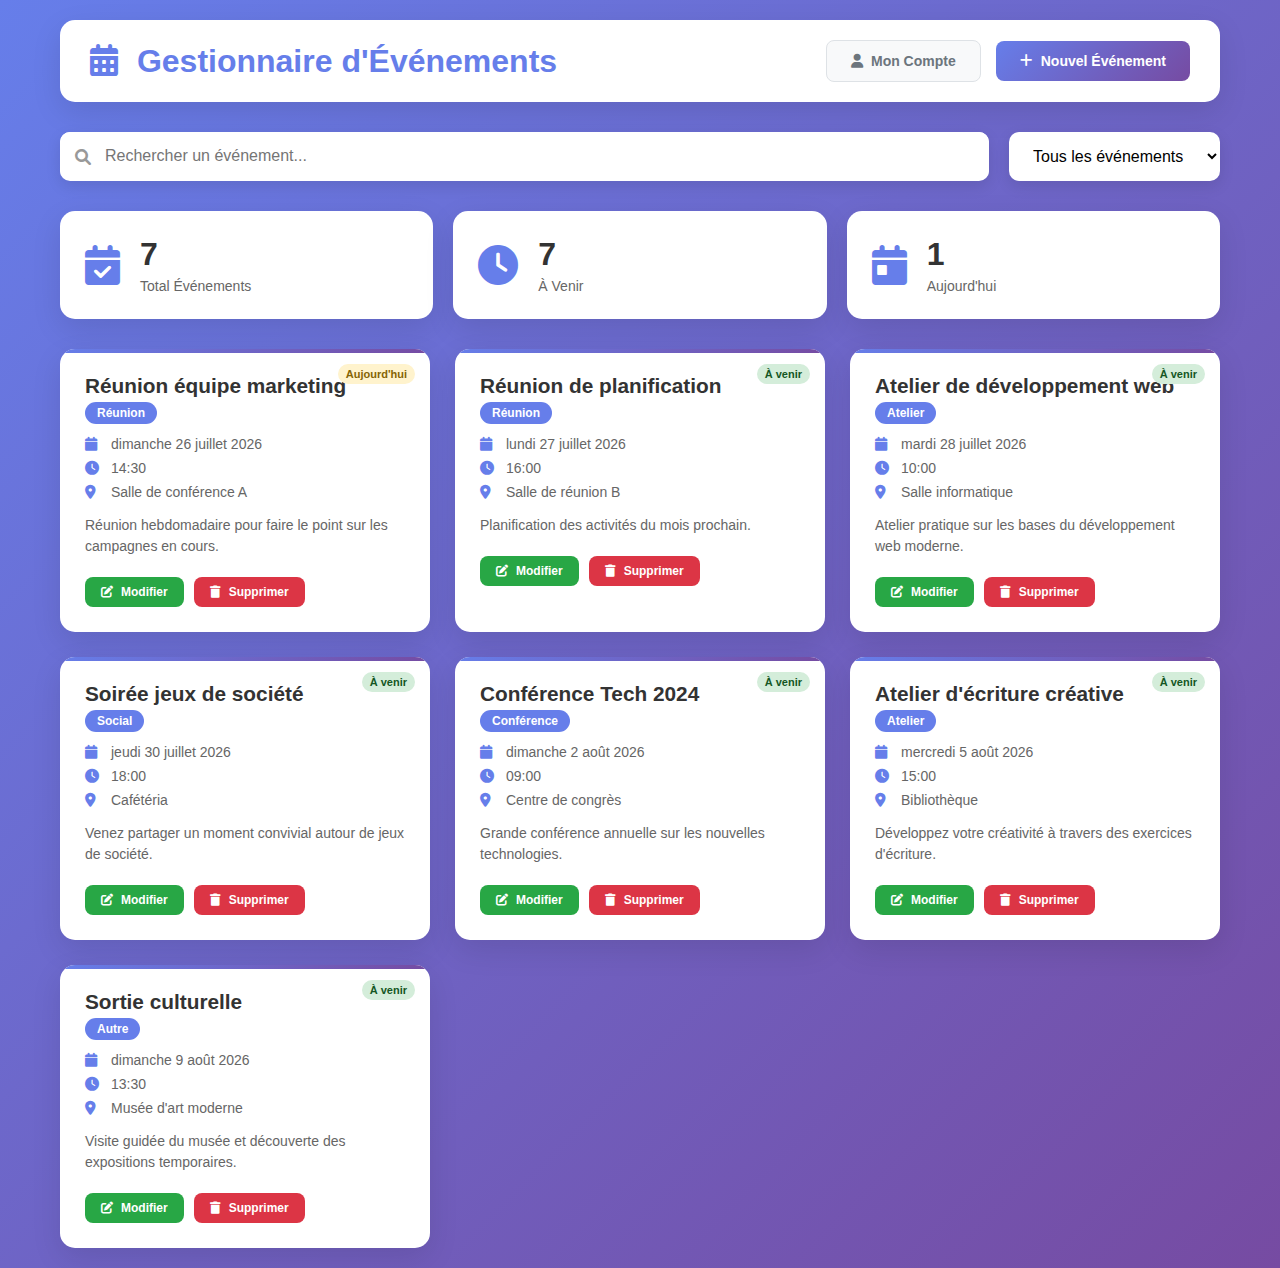
<file: index.html>
<!DOCTYPE html>
<html lang="fr">
<head>
    <meta charset="UTF-8">
    <meta name="viewport" content="width=device-width, initial-scale=1.0">
    <title>Système de Gestion d'Événements</title>
    <link rel="stylesheet" href="/assets/css/styles.css">
    <link href="https://cdnjs.cloudflare.com/ajax/libs/font-awesome/6.0.0/css/all.min.css" rel="stylesheet">
</head>
<body>
    <div class="container">
        <header class="header">
            <h1><i class="fas fa-calendar-alt"></i> Gestionnaire d'Événements</h1>
            <div class="header-actions">
                <button class="btn btn-secondary" id="accountBtn">
                    <i class="fas fa-user"></i> Mon Compte
                </button>
                <button class="btn btn-primary" id="addEventBtn">
                    <i class="fas fa-plus"></i> Nouvel Événement
                </button>
            </div>
        </header>

        <div class="search-filter-section">
            <div class="search-box">
                <i class="fas fa-search"></i>
                <input type="text" id="searchInput" placeholder="Rechercher un événement...">
            </div>
            <div class="filter-box">
                <select id="filterSelect">
                    <option value="all">Tous les événements</option>
                    <option value="upcoming">À venir</option>
                    <option value="past">Passés</option>
                    <option value="today">Aujourd'hui</option>
                </select>
            </div>
        </div>

        <div class="stats-section">
            <div class="stat-card">
                <i class="fas fa-calendar-check"></i>
                <div>
                    <h3 id="totalEvents">0</h3>
                    <p>Total Événements</p>
                </div>
            </div>
            <div class="stat-card">
                <i class="fas fa-clock"></i>
                <div>
                    <h3 id="upcomingEvents">0</h3>
                    <p>À Venir</p>
                </div>
            </div>
            <div class="stat-card">
                <i class="fas fa-calendar-day"></i>
                <div>
                    <h3 id="todayEvents">0</h3>
                    <p>Aujourd'hui</p>
                </div>
            </div>
        </div>

        <div class="events-section">
            <div id="eventsContainer" class="events-grid">
                <!-- Les événements seront affichés ici -->
            </div>
            <div id="noEvents" class="no-events" style="display: none;">
                <i class="fas fa-calendar-times"></i>
                <h3>Aucun événement trouvé</h3>
                <p>Créez votre premier événement pour commencer</p>
            </div>
        </div>
    </div>

    <!-- Modal de gestion de compte -->
    <div id="accountModal" class="modal">
        <div class="modal-content account-modal">
            <div class="modal-header">
                <h2>Gestion du Compte</h2>
                <span class="close">&times;</span>
            </div>
            <div class="account-tabs">
                <button class="tab-button active" data-tab="profile">
                    <i class="fas fa-user"></i> Profil
                </button>
                <button class="tab-button" data-tab="preferences">
                    <i class="fas fa-cog"></i> Préférences
                </button>
                <button class="tab-button" data-tab="data">
                    <i class="fas fa-database"></i> Données
                </button>
            </div>
            
            <!-- Onglet Profil -->
            <div class="tab-content active" id="profile-tab">
                <form id="profileForm">
                    <div class="form-group">
                        <label for="userName">Nom d'utilisateur</label>
                        <input type="text" id="userName" placeholder="Votre nom">
                    </div>
                    <div class="form-group">
                        <label for="userEmail">Email</label>
                        <input type="email" id="userEmail" placeholder="votre.email@exemple.com">
                    </div>
                    <div class="form-group">
                        <label for="userOrganization">Organisation</label>
                        <input type="text" id="userOrganization" placeholder="Votre organisation">
                    </div>
                    <div class="form-group">
                        <label for="userRole">Rôle</label>
                        <select id="userRole">
                            <option value="user">Utilisateur</option>
                            <option value="manager">Gestionnaire</option>
                            <option value="admin">Administrateur</option>
                        </select>
                    </div>
                </form>
            </div>

            <!-- Onglet Préférences -->
            <div class="tab-content" id="preferences-tab">
                <form id="preferencesForm">
                    <div class="form-group">
                        <label for="defaultView">Vue par défaut</label>
                        <select id="defaultView">
                            <option value="all">Tous les événements</option>
                            <option value="upcoming">Événements à venir</option>
                            <option value="today">Événements d'aujourd'hui</option>
                        </select>
                    </div>
                    <div class="form-group">
                        <label for="eventsPerPage">Événements par page</label>
                        <select id="eventsPerPage">
                            <option value="10">10</option>
                            <option value="20">20</option>
                            <option value="50">50</option>
                            <option value="100">Tous</option>
                        </select>
                    </div>
                    <div class="form-group">
                        <label for="dateFormat">Format de date</label>
                        <select id="dateFormat">
                            <option value="fr-FR">Français (jj/mm/aaaa)</option>
                            <option value="en-US">Anglais (mm/jj/aaaa)</option>
                            <option value="en-GB">Anglais UK (jj/mm/aaaa)</option>
                        </select>
                    </div>
                    <div class="form-group">
                        <label for="timeFormat">Format d'heure</label>
                        <select id="timeFormat">
                            <option value="24h">24 heures</option>
                            <option value="12h">12 heures (AM/PM)</option>
                        </select>
                    </div>
                    <div class="form-group checkbox-group">
                        <label>
                            <input type="checkbox" id="enableNotifications">
                            <span class="checkbox-custom"></span>
                            Activer les notifications
                        </label>
                    </div>
                    <div class="form-group checkbox-group">
                        <label>
                            <input type="checkbox" id="autoSave">
                            <span class="checkbox-custom"></span>
                            Sauvegarde automatique
                        </label>
                    </div>
                    <div class="form-group">
                        <label for="theme">Thème</label>
                        <select id="theme">
                            <option value="default">Par défaut</option>
                            <option value="dark">Sombre</option>
                            <option value="light">Clair</option>
                        </select>
                    </div>
                </form>
            </div>

            <!-- Onglet Données -->
            <div class="tab-content" id="data-tab">
                <div class="data-section">
                    <h3><i class="fas fa-download"></i> Exporter les données</h3>
                    <p>Téléchargez vos événements au format JSON ou CSV.</p>
                    <div class="button-group">
                        <button class="btn btn-primary" id="exportJsonBtn">
                            <i class="fas fa-file-code"></i> Exporter JSON
                        </button>
                        <button class="btn btn-primary" id="exportCsvBtn">
                            <i class="fas fa-file-csv"></i> Exporter CSV
                        </button>
                    </div>
                </div>
                
                <div class="data-section">
                    <h3><i class="fas fa-upload"></i> Importer les données</h3>
                    <p>Importez vos événements depuis un fichier JSON.</p>
                    <div class="file-upload">
                        <input type="file" id="importFile" accept=".json" style="display: none;">
                        <button class="btn btn-secondary" id="importBtn">
                            <i class="fas fa-file-upload"></i> Choisir un fichier
                        </button>
                        <span id="fileName"></span>
                    </div>
                    <button class="btn btn-primary" id="processImportBtn" style="display: none;">
                        <i class="fas fa-upload"></i> Importer
                    </button>
                </div>

                <div class="data-section danger-zone">
                    <h3><i class="fas fa-exclamation-triangle"></i> Zone de danger</h3>
                    <p>Ces actions sont irréversibles. Procédez avec prudence.</p>
                    <div class="button-group">
                        <button class="btn btn-warning" id="clearDataBtn">
                            <i class="fas fa-trash-alt"></i> Effacer toutes les données
                        </button>
                        <button class="btn btn-danger" id="resetAppBtn">
                            <i class="fas fa-redo"></i> Réinitialiser l'application
                        </button>
                    </div>
                </div>
            </div>

            <div class="form-actions">
                <button type="button" class="btn btn-secondary" id="cancelAccountBtn">Annuler</button>
                <button type="button" class="btn btn-primary" id="saveAccountBtn">Enregistrer</button>
            </div>
        </div>
    </div>

    <!-- Modal pour ajouter/modifier un événement -->
    <div id="eventModal" class="modal">
        <div class="modal-content">
            <div class="modal-header">
                <h2 id="modalTitle">Nouvel Événement</h2>
                <span class="close">&times;</span>
            </div>
            <form id="eventForm">
                <div class="form-group">
                    <label for="eventTitle">Titre de l'événement *</label>
                    <input type="text" id="eventTitle" required>
                </div>
                <div class="form-group">
                    <label for="eventDate">Date *</label>
                    <input type="date" id="eventDate" required>
                </div>
                <div class="form-group">
                    <label for="eventTime">Heure *</label>
                    <input type="time" id="eventTime" required>
                </div>
                <div class="form-group">
                    <label for="eventLocation">Lieu</label>
                    <input type="text" id="eventLocation" placeholder="Lieu de l'événement">
                </div>
                <div class="form-group">
                    <label for="eventCategory">Catégorie</label>
                    <select id="eventCategory">
                        <option value="meeting">Réunion</option>
                        <option value="conference">Conférence</option>
                        <option value="workshop">Atelier</option>
                        <option value="social">Social</option>
                        <option value="other">Autre</option>
                    </select>
                </div>
                <div class="form-group">
                    <label for="eventDescription">Description</label>
                    <textarea id="eventDescription" rows="4" placeholder="Description de l'événement"></textarea>
                </div>
                <div class="form-actions">
                    <button type="button" class="btn btn-secondary" id="cancelBtn">Annuler</button>
                    <button type="submit" class="btn btn-primary" id="saveBtn">Enregistrer</button>
                </div>
            </form>
        </div>
    </div>

    <!-- Modal de confirmation de suppression -->
    <div id="deleteModal" class="modal">
        <div class="modal-content">
            <div class="modal-header">
                <h2>Confirmer la suppression</h2>
                <span class="close">&times;</span>
            </div>
            <div class="modal-body">
                <p>Êtes-vous sûr de vouloir supprimer cet événement ?</p>
                <p><strong id="deleteEventTitle"></strong></p>
            </div>
            <div class="form-actions">
                <button type="button" class="btn btn-secondary" id="cancelDeleteBtn">Annuler</button>
                <button type="button" class="btn btn-danger" id="confirmDeleteBtn">Supprimer</button>
            </div>
        </div>
    </div>

    <script src="/assets/js/script.js"></script>
</body>
</html>
</file>
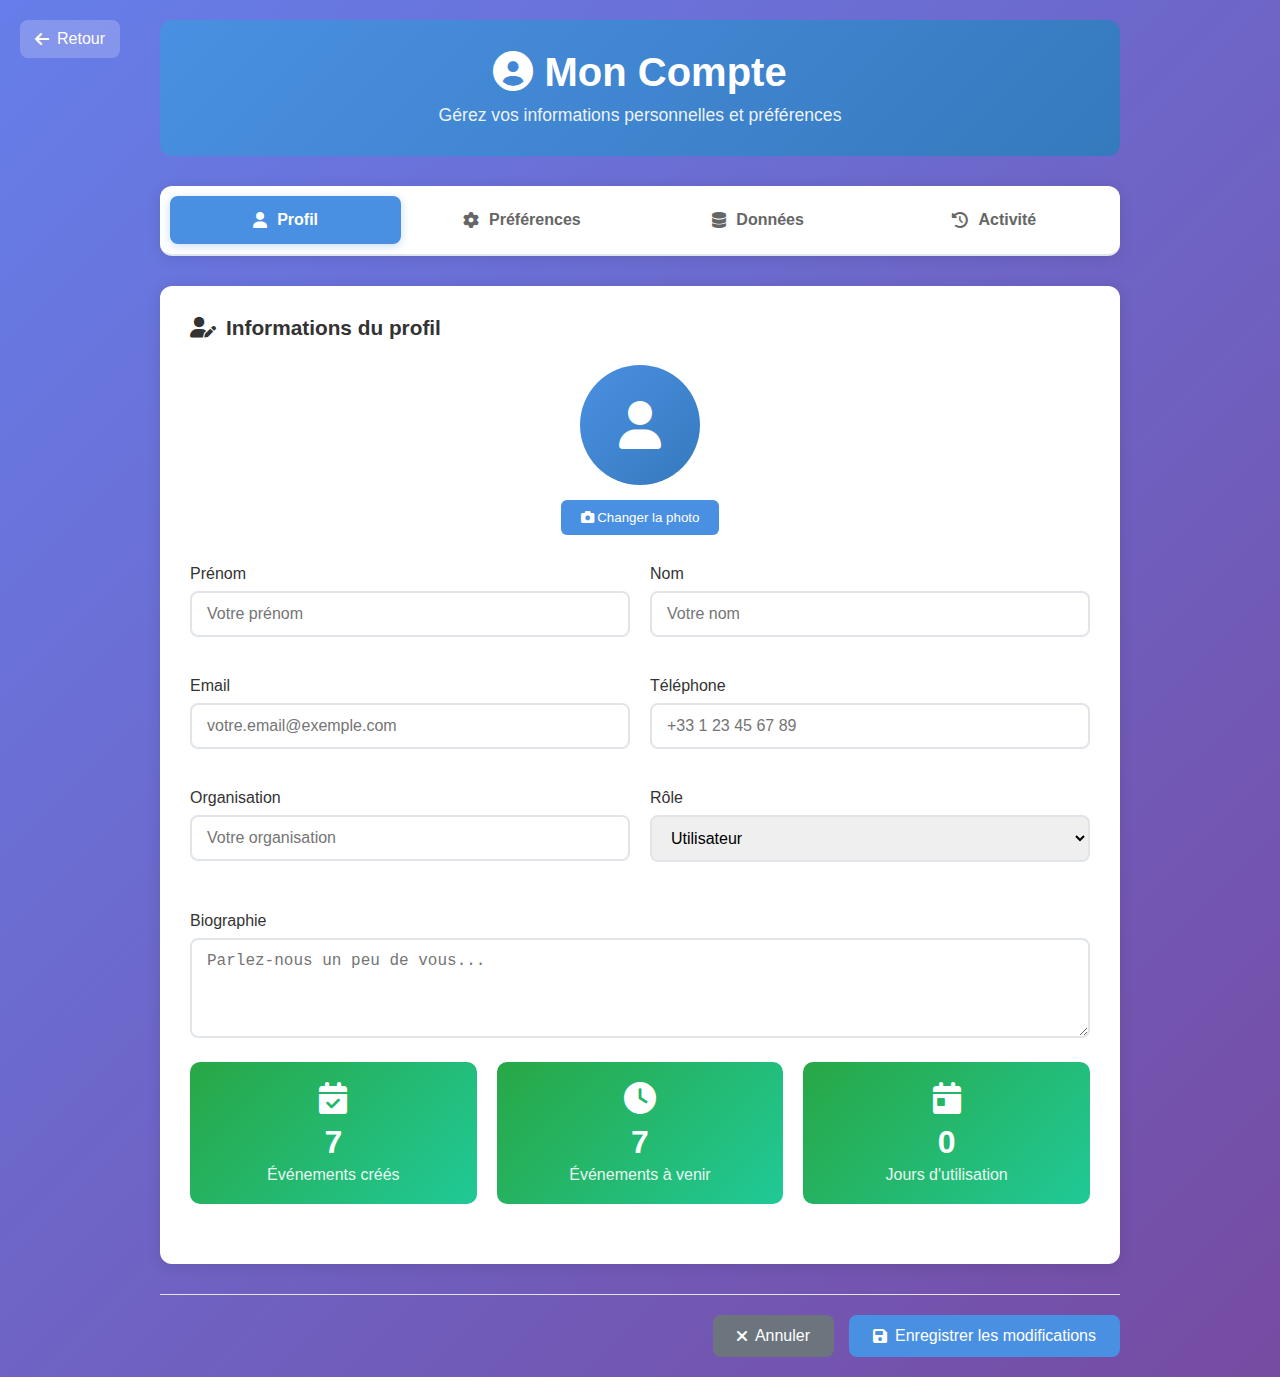
<file: account.html>
<!DOCTYPE html>
<html lang="fr">
<head>
    <meta charset="UTF-8">
    <meta name="viewport" content="width=device-width, initial-scale=1.0">
    <title>Mon Compte - Système de Gestion d'Événements</title>
    <link rel="stylesheet" href="/assets/css/styles.css">
    <link href="https://cdnjs.cloudflare.com/ajax/libs/font-awesome/6.0.0/css/all.min.css" rel="stylesheet">
    <style>
        .account-container {
            max-width: 1000px;
            margin: 0 auto;
            padding: 20px;
        }
        
        .account-header {
            background: linear-gradient(135deg, #4a90e2, #357abd);
            color: white;
            padding: 30px;
            border-radius: 12px;
            margin-bottom: 30px;
            text-align: center;
        }
        
        .account-header h1 {
            margin: 0 0 10px 0;
            font-size: 2.5rem;
        }
        
        .account-header p {
            margin: 0;
            opacity: 0.9;
            font-size: 1.1rem;
        }
        
        .back-button {
            position: absolute;
            top: 20px;
            left: 20px;
            background: rgba(255, 255, 255, 0.2);
            color: white;
            border: none;
            padding: 10px 15px;
            border-radius: 8px;
            cursor: pointer;
            text-decoration: none;
            display: flex;
            align-items: center;
            gap: 8px;
            transition: all 0.3s ease;
        }
        
        .back-button:hover {
            background: rgba(255, 255, 255, 0.3);
            transform: translateX(-5px);
        }
        
        .account-tabs {
            display: flex;
            background: white;
            border-radius: 12px;
            padding: 10px;
            box-shadow: 0 2px 15px rgba(0,0,0,0.1);
            margin-bottom: 30px;
        }
        
        .tab-button {
            flex: 1;
            padding: 15px 20px;
            border: none;
            background: transparent;
            border-radius: 8px;
            cursor: pointer;
            display: flex;
            align-items: center;
            justify-content: center;
            gap: 10px;
            font-size: 1rem;
            color: #666;
            transition: all 0.3s ease;
        }
        
        .tab-button.active {
            background: #4a90e2;
            color: white;
            box-shadow: 0 2px 10px rgba(74, 144, 226, 0.3);
        }
        
        .tab-button:hover:not(.active) {
            background: #f8f9fa;
            color: #4a90e2;
        }
        
        .tab-content {
            display: none;
            background: white;
            padding: 30px;
            border-radius: 12px;
            box-shadow: 0 2px 15px rgba(0,0,0,0.1);
            margin-bottom: 20px;
        }
        
        .tab-content.active {
            display: block;
            animation: fadeIn 0.3s ease;
        }
        
        @keyframes fadeIn {
            from { opacity: 0; transform: translateY(10px); }
            to { opacity: 1; transform: translateY(0); }
        }
        
        .section-title {
            display: flex;
            align-items: center;
            gap: 10px;
            margin-bottom: 25px;
            color: #333;
            font-size: 1.3rem;
            font-weight: 600;
        }
        
        .form-grid {
            display: grid;
            grid-template-columns: repeat(auto-fit, minmax(300px, 1fr));
            gap: 20px;
            margin-bottom: 30px;
        }
        
        .form-group {
            margin-bottom: 20px;
        }
        
        .form-group label {
            display: block;
            margin-bottom: 8px;
            font-weight: 500;
            color: #333;
        }
        
        .form-group input,
        .form-group select,
        .form-group textarea {
            width: 100%;
            padding: 12px 15px;
            border: 2px solid #e1e5e9;
            border-radius: 8px;
            font-size: 1rem;
            transition: all 0.3s ease;
            box-sizing: border-box;
        }
        
        .form-group input:focus,
        .form-group select:focus,
        .form-group textarea:focus {
            outline: none;
            border-color: #4a90e2;
            box-shadow: 0 0 0 3px rgba(74, 144, 226, 0.1);
        }
        
        .profile-picture {
            text-align: center;
            margin-bottom: 30px;
        }
        
        .profile-avatar {
            width: 120px;
            height: 120px;
            border-radius: 50%;
            background: linear-gradient(135deg, #4a90e2, #357abd);
            display: flex;
            align-items: center;
            justify-content: center;
            margin: 0 auto 15px;
            font-size: 3rem;
            color: white;
            position: relative;
            overflow: hidden;
        }
        
        .profile-avatar img {
            width: 100%;
            height: 100%;
            object-fit: cover;
        }
        
        .change-avatar-btn {
            background: #4a90e2;
            color: white;
            border: none;
            padding: 10px 20px;
            border-radius: 6px;
            cursor: pointer;
            transition: all 0.3s ease;
        }
        
        .change-avatar-btn:hover {
            background: #357abd;
        }
        
        .preferences-section {
            background: #f8f9fa;
            padding: 25px;
            border-radius: 10px;
            margin-bottom: 20px;
        }
        
        .checkbox-group {
            display: flex;
            align-items: center;
            gap: 12px;
            margin-bottom: 15px;
        }
        
        .checkbox-group input[type="checkbox"] {
            width: auto;
            margin: 0;
        }
        
        .data-section {
            background: #f8f9fa;
            padding: 25px;
            border-radius: 10px;
            margin-bottom: 20px;
        }
        
        .data-section h3 {
            margin-bottom: 15px;
            color: #333;
            display: flex;
            align-items: center;
            gap: 10px;
        }
        
        .data-section p {
            color: #666;
            margin-bottom: 20px;
        }
        
        .button-group {
            display: flex;
            gap: 15px;
            flex-wrap: wrap;
        }
        
        .danger-zone {
            border: 2px solid #dc3545;
            background: #fff5f5;
        }
        
        .danger-zone h3 {
            color: #dc3545;
        }
        
        .file-upload {
            display: flex;
            align-items: center;
            gap: 15px;
            margin-bottom: 15px;
        }
        
        .stats-overview {
            display: grid;
            grid-template-columns: repeat(auto-fit, minmax(200px, 1fr));
            gap: 20px;
            margin-bottom: 30px;
        }
        
        .stat-card-account {
            background: linear-gradient(135deg, #28a745, #20c997);
            color: white;
            padding: 20px;
            border-radius: 10px;
            text-align: center;
        }
        
        .stat-card-account i {
            font-size: 2rem;
            margin-bottom: 10px;
        }
        
        .stat-card-account h3 {
            margin: 0 0 5px 0;
            font-size: 2rem;
        }
        
        .stat-card-account p {
            margin: 0;
            opacity: 0.9;
        }
        
        .btn {
            padding: 12px 24px;
            border: none;
            border-radius: 8px;
            cursor: pointer;
            font-size: 1rem;
            font-weight: 500;
            text-decoration: none;
            display: inline-flex;
            align-items: center;
            gap: 8px;
            transition: all 0.3s ease;
        }
        
        .btn-primary {
            background: #4a90e2;
            color: white;
        }
        
        .btn-primary:hover {
            background: #357abd;
            transform: translateY(-2px);
        }
        
        .btn-secondary {
            background: #6c757d;
            color: white;
        }
        
        .btn-secondary:hover {
            background: #545b62;
        }
        
        .btn-warning {
            background: #ffc107;
            color: #212529;
        }
        
        .btn-warning:hover {
            background: #e0a800;
        }
        
        .btn-danger {
            background: #dc3545;
            color: white;
        }
        
        .btn-danger:hover {
            background: #c82333;
        }
        
        .form-actions {
            display: flex;
            gap: 15px;
            justify-content: flex-end;
            margin-top: 30px;
            padding-top: 20px;
            border-top: 1px solid #e1e5e9;
        }
        
        .activity-log {
            max-height: 300px;
            overflow-y: auto;
            border: 1px solid #e1e5e9;
            border-radius: 8px;
            padding: 15px;
        }
        
        .activity-item {
            display: flex;
            align-items: center;
            gap: 15px;
            padding: 10px 0;
            border-bottom: 1px solid #f8f9fa;
        }
        
        .activity-item:last-child {
            border-bottom: none;
        }
        
        .activity-icon {
            width: 40px;
            height: 40px;
            border-radius: 50%;
            background: #e3f2fd;
            display: flex;
            align-items: center;
            justify-content: center;
            color: #1976d2;
        }
        
        .activity-content {
            flex: 1;
        }
        
        .activity-title {
            font-weight: 500;
            margin-bottom: 5px;
        }
        
        .activity-time {
            color: #666;
            font-size: 0.9rem;
        }
        
        @media (max-width: 768px) {
            .account-container {
                padding: 10px;
            }
            
            .account-tabs {
                flex-direction: column;
                gap: 5px;
            }
            
            .tab-content {
                padding: 20px;
            }
            
            .form-grid {
                grid-template-columns: 1fr;
            }
            
            .button-group {
                flex-direction: column;
            }
            
            .form-actions {
                flex-direction: column;
            }
        }
    </style>
</head>
<body>
    <div class="account-container">
        <div class="account-header">
            <a href="index.html" class="back-button">
                <i class="fas fa-arrow-left"></i>
                Retour
            </a>
            <h1><i class="fas fa-user-circle"></i> Mon Compte</h1>
            <p>Gérez vos informations personnelles et préférences</p>
        </div>

        <div class="account-tabs">
            <button class="tab-button active" data-tab="profile">
                <i class="fas fa-user"></i> Profil
            </button>
            <button class="tab-button" data-tab="preferences">
                <i class="fas fa-cog"></i> Préférences
            </button>
            <button class="tab-button" data-tab="data">
                <i class="fas fa-database"></i> Données
            </button>
            <button class="tab-button" data-tab="activity">
                <i class="fas fa-history"></i> Activité
            </button>
        </div>

        <!-- Onglet Profil -->
        <div class="tab-content active" id="profile-tab">
            <h2 class="section-title">
                <i class="fas fa-user-edit"></i>
                Informations du profil
            </h2>
            
            <div class="profile-picture">
                <div class="profile-avatar" id="profileAvatar">
                    <i class="fas fa-user"></i>
                </div>
                <button class="change-avatar-btn" id="changeAvatarBtn">
                    <i class="fas fa-camera"></i> Changer la photo
                </button>
                <input type="file" id="avatarInput" accept="image/*" style="display: none;">
            </div>

            <form id="profileForm">
                <div class="form-grid">
                    <div class="form-group">
                        <label for="firstName">Prénom</label>
                        <input type="text" id="firstName" placeholder="Votre prénom">
                    </div>
                    <div class="form-group">
                        <label for="lastName">Nom</label>
                        <input type="text" id="lastName" placeholder="Votre nom">
                    </div>
                    <div class="form-group">
                        <label for="userEmail">Email</label>
                        <input type="email" id="userEmail" placeholder="votre.email@exemple.com">
                    </div>
                    <div class="form-group">
                        <label for="phone">Téléphone</label>
                        <input type="tel" id="phone" placeholder="+33 1 23 45 67 89">
                    </div>
                    <div class="form-group">
                        <label for="userOrganization">Organisation</label>
                        <input type="text" id="userOrganization" placeholder="Votre organisation">
                    </div>
                    <div class="form-group">
                        <label for="userRole">Rôle</label>
                        <select id="userRole">
                            <option value="user">Utilisateur</option>
                            <option value="manager">Gestionnaire</option>
                            <option value="admin">Administrateur</option>
                        </select>
                    </div>
                </div>
                
                <div class="form-group">
                    <label for="bio">Biographie</label>
                    <textarea id="bio" rows="4" placeholder="Parlez-nous un peu de vous..."></textarea>
                </div>
            </form>

            <div class="stats-overview">
                <div class="stat-card-account">
                    <i class="fas fa-calendar-check"></i>
                    <h3 id="userTotalEvents">0</h3>
                    <p>Événements créés</p>
                </div>
                <div class="stat-card-account">
                    <i class="fas fa-clock"></i>
                    <h3 id="userUpcomingEvents">0</h3>
                    <p>Événements à venir</p>
                </div>
                <div class="stat-card-account">
                    <i class="fas fa-calendar-day"></i>
                    <h3 id="memberSince">0</h3>
                    <p>Jours d'utilisation</p>
                </div>
            </div>
        </div>

        <!-- Onglet Préférences -->
        <div class="tab-content" id="preferences-tab">
            <h2 class="section-title">
                <i class="fas fa-sliders-h"></i>
                Préférences d'affichage
            </h2>
            
            <div class="preferences-section">
                <h3>Affichage des événements</h3>
                <div class="form-grid">
                    <div class="form-group">
                        <label for="defaultView">Vue par défaut</label>
                        <select id="defaultView">
                            <option value="all">Tous les événements</option>
                            <option value="upcoming">Événements à venir</option>
                            <option value="today">Événements d'aujourd'hui</option>
                        </select>
                    </div>
                    <div class="form-group">
                        <label for="eventsPerPage">Événements par page</label>
                        <select id="eventsPerPage">
                            <option value="10">10</option>
                            <option value="20">20</option>
                            <option value="50">50</option>
                            <option value="100">Tous</option>
                        </select>
                    </div>
                </div>
            </div>

            <div class="preferences-section">
                <h3>Formats de date et heure</h3>
                <div class="form-grid">
                    <div class="form-group">
                        <label for="dateFormat">Format de date</label>
                        <select id="dateFormat">
                            <option value="fr-FR">Français (jj/mm/aaaa)</option>
                            <option value="en-US">Anglais (mm/jj/aaaa)</option>
                            <option value="en-GB">Anglais UK (jj/mm/aaaa)</option>
                        </select>
                    </div>
                    <div class="form-group">
                        <label for="timeFormat">Format d'heure</label>
                        <select id="timeFormat">
                            <option value="24h">24 heures</option>
                            <option value="12h">12 heures (AM/PM)</option>
                        </select>
                    </div>
                </div>
            </div>

            <div class="preferences-section">
                <h3>Notifications et sauvegardes</h3>
                <div class="checkbox-group">
                    <input type="checkbox" id="enableNotifications">
                    <label for="enableNotifications">Activer les notifications</label>
                </div>
                <div class="checkbox-group">
                    <input type="checkbox" id="autoSave">
                    <label for="autoSave">Sauvegarde automatique</label>
                </div>
                <div class="checkbox-group">
                    <input type="checkbox" id="emailReminders">
                    <label for="emailReminders">Rappels par email</label>
                </div>
            </div>

            <div class="preferences-section">
                <h3>Apparence</h3>
                <div class="form-group">
                    <label for="theme">Thème</label>
                    <select id="theme">
                        <option value="default">Par défaut</option>
                        <option value="dark">Sombre</option>
                        <option value="light">Clair</option>
                    </select>
                </div>
            </div>
        </div>

        <!-- Onglet Données -->
        <div class="tab-content" id="data-tab">
            <h2 class="section-title">
                <i class="fas fa-database"></i>
                Gestion des données
            </h2>
            
            <div class="data-section">
                <h3><i class="fas fa-download"></i> Exporter les données</h3>
                <p>Téléchargez vos événements et paramètres au format JSON ou CSV.</p>
                <div class="button-group">
                    <button class="btn btn-primary" id="exportJsonBtn">
                        <i class="fas fa-file-code"></i> Exporter JSON
                    </button>
                    <button class="btn btn-primary" id="exportCsvBtn">
                        <i class="fas fa-file-csv"></i> Exporter CSV
                    </button>
                    <button class="btn btn-secondary" id="exportProfileBtn">
                        <i class="fas fa-user-circle"></i> Exporter profil
                    </button>
                </div>
            </div>
            
            <div class="data-section">
                <h3><i class="fas fa-upload"></i> Importer les données</h3>
                <p>Importez vos événements depuis un fichier JSON.</p>
                <div class="file-upload">
                    <input type="file" id="importFile" accept=".json" style="display: none;">
                    <button class="btn btn-secondary" id="importBtn">
                        <i class="fas fa-file-upload"></i> Choisir un fichier
                    </button>
                    <span id="fileName"></span>
                </div>
                <button class="btn btn-primary" id="processImportBtn" style="display: none;">
                    <i class="fas fa-upload"></i> Importer
                </button>
            </div>

            <div class="data-section">
                <h3><i class="fas fa-sync-alt"></i> Synchronisation</h3>
                <p>Synchronisez vos données avec le cloud ou d'autres appareils.</p>
                <div class="button-group">
                    <button class="btn btn-primary" id="syncBtn">
                        <i class="fas fa-cloud-upload-alt"></i> Synchroniser
                    </button>
                    <button class="btn btn-secondary" id="backupBtn">
                        <i class="fas fa-save"></i> Créer une sauvegarde
                    </button>
                </div>
            </div>

            <div class="data-section danger-zone">
                <h3><i class="fas fa-exclamation-triangle"></i> Zone de danger</h3>
                <p>Ces actions sont irréversibles. Procédez avec prudence.</p>
                <div class="button-group">
                    <button class="btn btn-warning" id="clearDataBtn">
                        <i class="fas fa-trash-alt"></i> Effacer toutes les données
                    </button>
                    <button class="btn btn-danger" id="resetAppBtn">
                        <i class="fas fa-redo"></i> Réinitialiser l'application
                    </button>
                </div>
            </div>
        </div>

        <!-- Onglet Activité -->
        <div class="tab-content" id="activity-tab">
            <h2 class="section-title">
                <i class="fas fa-history"></i>
                Historique d'activité
            </h2>
            
            <div class="activity-log" id="activityLog">
                <!-- L'historique sera généré dynamiquement -->
            </div>
        </div>

        <div class="form-actions">
            <button type="button" class="btn btn-secondary" onclick="window.location.href='index.html'">
                <i class="fas fa-times"></i> Annuler
            </button>
            <button type="button" class="btn btn-primary" id="saveAccountBtn">
                <i class="fas fa-save"></i> Enregistrer les modifications
            </button>
        </div>
    </div>

    <script src="/assets/js/account.js"></script>
</body>
</html>
</file>
<file: assets/css/styles.css>
* {
    margin: 0;
    padding: 0;
    box-sizing: border-box;
}

body {
    font-family: 'Segoe UI', Tahoma, Geneva, Verdana, sans-serif;
    background: linear-gradient(135deg, #667eea 0%, #764ba2 100%);
    min-height: 100vh;
    color: #333;
}

.container {
    max-width: 1200px;
    margin: 0 auto;
    padding: 20px;
}

/* Header */
.header {
    display: flex;
    justify-content: space-between;
    align-items: center;
    background: white;
    padding: 20px 30px;
    border-radius: 15px;
    box-shadow: 0 10px 30px rgba(0, 0, 0, 0.1);
    margin-bottom: 30px;
}

.header h1 {
    color: #667eea;
    font-size: 2rem;
    font-weight: 700;
}

.header h1 i {
    margin-right: 10px;
}

/* Buttons */
.btn {
    padding: 12px 24px;
    border: none;
    border-radius: 8px;
    cursor: pointer;
    font-size: 14px;
    font-weight: 600;
    transition: all 0.3s ease;
    display: inline-flex;
    align-items: center;
    gap: 8px;
}

.btn-primary {
    background: linear-gradient(135deg, #667eea, #764ba2);
    color: white;
}

.btn-primary:hover {
    transform: translateY(-2px);
    box-shadow: 0 5px 15px rgba(102, 126, 234, 0.4);
}

.btn-secondary {
    background: #f8f9fa;
    color: #6c757d;
    border: 1px solid #dee2e6;
}

.btn-secondary:hover {
    background: #e9ecef;
}

.btn-danger {
    background: #dc3545;
    color: white;
}

.btn-danger:hover {
    background: #c82333;
    transform: translateY(-2px);
}

.btn-edit {
    background: #28a745;
    color: white;
    padding: 8px 16px;
    font-size: 12px;
}

.btn-delete {
    background: #dc3545;
    color: white;
    padding: 8px 16px;
    font-size: 12px;
}

/* Search and Filter */
.search-filter-section {
    display: grid;
    grid-template-columns: 1fr auto;
    gap: 20px;
    margin-bottom: 30px;
}

.search-box {
    position: relative;
    background: white;
    border-radius: 10px;
    box-shadow: 0 5px 15px rgba(0, 0, 0, 0.1);
}

.search-box i {
    position: absolute;
    left: 15px;
    top: 50%;
    transform: translateY(-50%);
    color: #999;
}

.search-box input {
    width: 100%;
    padding: 15px 15px 15px 45px;
    border: none;
    border-radius: 10px;
    font-size: 16px;
    outline: none;
}

.filter-box select {
    padding: 15px 20px;
    border: none;
    border-radius: 10px;
    background: white;
    box-shadow: 0 5px 15px rgba(0, 0, 0, 0.1);
    font-size: 16px;
    cursor: pointer;
    outline: none;
}

/* Stats Section */
.stats-section {
    display: grid;
    grid-template-columns: repeat(auto-fit, minmax(200px, 1fr));
    gap: 20px;
    margin-bottom: 30px;
}

.stat-card {
    background: white;
    padding: 25px;
    border-radius: 15px;
    box-shadow: 0 10px 30px rgba(0, 0, 0, 0.1);
    display: flex;
    align-items: center;
    gap: 20px;
    transition: transform 0.3s ease;
}

.stat-card:hover {
    transform: translateY(-5px);
}

.stat-card i {
    font-size: 2.5rem;
    color: #667eea;
}

.stat-card h3 {
    font-size: 2rem;
    font-weight: 700;
    color: #333;
    margin-bottom: 5px;
}

.stat-card p {
    color: #666;
    font-size: 14px;
}

/* Events Grid */
.events-grid {
    display: grid;
    grid-template-columns: repeat(auto-fill, minmax(350px, 1fr));
    gap: 25px;
}

.event-card {
    background: white;
    border-radius: 15px;
    padding: 25px;
    box-shadow: 0 10px 30px rgba(0, 0, 0, 0.1);
    transition: all 0.3s ease;
    position: relative;
    overflow: hidden;
}

.event-card:hover {
    transform: translateY(-5px);
    box-shadow: 0 20px 40px rgba(0, 0, 0, 0.15);
}

.event-card::before {
    content: '';
    position: absolute;
    top: 0;
    left: 0;
    right: 0;
    height: 4px;
    background: linear-gradient(135deg, #667eea, #764ba2);
}

.event-header {
    display: flex;
    justify-content: space-between;
    align-items: flex-start;
    margin-bottom: 15px;
}

.event-title {
    font-size: 1.3rem;
    font-weight: 700;
    color: #333;
    margin-bottom: 5px;
}

.event-category {
    background: #667eea;
    color: white;
    padding: 4px 12px;
    border-radius: 20px;
    font-size: 12px;
    font-weight: 600;
}

.event-details {
    margin-bottom: 15px;
}

.event-detail {
    display: flex;
    align-items: center;
    gap: 10px;
    margin-bottom: 8px;
    color: #666;
    font-size: 14px;
}

.event-detail i {
    width: 16px;
    color: #667eea;
}

.event-description {
    color: #666;
    line-height: 1.5;
    margin-bottom: 20px;
    font-size: 14px;
}

.event-actions {
    display: flex;
    gap: 10px;
}

.event-status {
    position: absolute;
    top: 15px;
    right: 15px;
    padding: 4px 8px;
    border-radius: 12px;
    font-size: 11px;
    font-weight: 600;
}

.status-upcoming {
    background: #d4edda;
    color: #155724;
}

.status-today {
    background: #fff3cd;
    color: #856404;
}

.status-past {
    background: #f8d7da;
    color: #721c24;
}

/* No Events */
.no-events {
    text-align: center;
    padding: 60px 20px;
    color: white;
}

.no-events i {
    font-size: 4rem;
    margin-bottom: 20px;
    opacity: 0.7;
}

.no-events h3 {
    font-size: 1.5rem;
    margin-bottom: 10px;
}

/* Modal */
.modal {
    display: none;
    position: fixed;
    z-index: 1000;
    left: 0;
    top: 0;
    width: 100%;
    height: 100%;
    background-color: rgba(0, 0, 0, 0.5);
    backdrop-filter: blur(5px);
}

.modal-content {
    background-color: white;
    margin: 5% auto;
    padding: 0;
    border-radius: 15px;
    width: 90%;
    max-width: 500px;
    box-shadow: 0 20px 60px rgba(0, 0, 0, 0.3);
    animation: modalSlideIn 0.3s ease;
}

@keyframes modalSlideIn {
    from {
        opacity: 0;
        transform: translateY(-50px);
    }
    to {
        opacity: 1;
        transform: translateY(0);
    }
}

.modal-header {
    display: flex;
    justify-content: space-between;
    align-items: center;
    padding: 25px 30px;
    border-bottom: 1px solid #eee;
}

.modal-header h2 {
    color: #333;
    font-size: 1.5rem;
}

.close {
    color: #aaa;
    font-size: 28px;
    font-weight: bold;
    cursor: pointer;
    transition: color 0.3s ease;
}

.close:hover {
    color: #333;
}

.modal-body {
    padding: 30px;
}

/* Form */
#eventForm {
    padding: 30px;
}

.form-group {
    margin-bottom: 20px;
}

.form-group label {
    display: block;
    margin-bottom: 8px;
    font-weight: 600;
    color: #333;
}

.form-group input,
.form-group select,
.form-group textarea {
    width: 100%;
    padding: 12px 15px;
    border: 2px solid #e9ecef;
    border-radius: 8px;
    font-size: 14px;
    transition: border-color 0.3s ease;
    outline: none;
}

.form-group input:focus,
.form-group select:focus,
.form-group textarea:focus {
    border-color: #667eea;
}

.form-group textarea {
    resize: vertical;
    min-height: 100px;
}

.form-actions {
    display: flex;
    gap: 15px;
    justify-content: flex-end;
    padding-top: 20px;
    border-top: 1px solid #eee;
}

/* Responsive */
@media (max-width: 768px) {
    .container {
        padding: 15px;
    }
    
    .header {
        flex-direction: column;
        gap: 20px;
        text-align: center;
    }
    
    .header h1 {
        font-size: 1.5rem;
    }
    
    .search-filter-section {
        grid-template-columns: 1fr;
    }
    
    .stats-section {
        grid-template-columns: 1fr;
    }
    
    .events-grid {
        grid-template-columns: 1fr;
    }
    
    .modal-content {
        width: 95%;
        margin: 10% auto;
    }
    
    .form-actions {
        flex-direction: column;
    }
    
    .event-actions {
        flex-direction: column;
    }
}

@media (max-width: 480px) {
    .event-card {
        padding: 20px;
    }
    
    .modal-header,
    #eventForm,
    .modal-body {
        padding: 20px;
    }
}

/* Header Actions */
.header-actions {
    display: flex;
    gap: 15px;
    align-items: center;
}

/* Account Modal Styles */
.account-modal {
    max-width: 800px;
    max-height: 90vh;
    overflow-y: auto;
}

.account-tabs {
    display: flex;
    border-bottom: 2px solid #e0e6ed;
    margin-bottom: 30px;
    gap: 5px;
}

.tab-button {
    flex: 1;
    padding: 15px 20px;
    border: none;
    background: transparent;
    color: #6c757d;
    cursor: pointer;
    font-weight: 600;
    transition: all 0.3s ease;
    border-bottom: 3px solid transparent;
    display: flex;
    align-items: center;
    justify-content: center;
    gap: 8px;
}

.tab-button:hover {
    background: #f8f9fa;
    color: #495057;
}

.tab-button.active {
    color: #667eea;
    border-bottom-color: #667eea;
    background: #f8f9ff;
}

.tab-content {
    display: none;
    animation: fadeIn 0.3s ease;
}

.tab-content.active {
    display: block;
}

@keyframes fadeIn {
    from { opacity: 0; transform: translateY(10px); }
    to { opacity: 1; transform: translateY(0); }
}

/* Data Section Styles */
.data-section {
    background: #f8f9fa;
    padding: 25px;
    border-radius: 10px;
    margin-bottom: 20px;
    border-left: 4px solid #667eea;
}

.data-section h3 {
    color: #495057;
    margin-bottom: 10px;
    display: flex;
    align-items: center;
    gap: 10px;
}

.data-section p {
    color: #6c757d;
    margin-bottom: 20px;
    line-height: 1.5;
}

.button-group {
    display: flex;
    gap: 15px;
    flex-wrap: wrap;
}

.file-upload {
    display: flex;
    align-items: center;
    gap: 15px;
    margin-bottom: 15px;
    flex-wrap: wrap;
}

#fileName {
    color: #495057;
    font-style: italic;
    padding: 8px 12px;
    background: white;
    border-radius: 5px;
    border: 1px solid #dee2e6;
}

.danger-zone {
    border-left-color: #dc3545;
    background: #fff5f5;
}

.danger-zone h3 {
    color: #dc3545;
}

/* Checkbox Styles */
.checkbox-group {
    position: relative;
}

.checkbox-group label {
    display: flex;
    align-items: center;
    cursor: pointer;
    gap: 12px;
    padding: 10px 0;
}

.checkbox-group input[type="checkbox"] {
    display: none;
}

.checkbox-custom {
    width: 20px;
    height: 20px;
    border: 2px solid #dee2e6;
    border-radius: 4px;
    position: relative;
    transition: all 0.3s ease;
    background: white;
}

.checkbox-group input[type="checkbox"]:checked + .checkbox-custom {
    background: #667eea;
    border-color: #667eea;
}

.checkbox-group input[type="checkbox"]:checked + .checkbox-custom::after {
    content: '\f00c';
    font-family: 'Font Awesome 6 Free', sans-serif;
    font-weight: 900;
    position: absolute;
    top: 50%;
    left: 50%;
    transform: translate(-50%, -50%);
    color: white;
    font-size: 12px;
}

/* User Info Display */
.user-info {
    background: linear-gradient(135deg, #667eea 0%, #764ba2 100%);
    color: white;
    padding: 20px;
    border-radius: 10px;
    margin-bottom: 20px;
    text-align: center;
}

.user-info h3 {
    margin-bottom: 5px;
}

.user-info p {
    opacity: 0.9;
    font-size: 14px;
}

/* Account Stats */
.account-stats {
    display: grid;
    grid-template-columns: repeat(auto-fit, minmax(150px, 1fr));
    gap: 15px;
    margin-bottom: 20px;
}

.account-stat {
    background: white;
    padding: 20px;
    border-radius: 10px;
    text-align: center;
    border: 1px solid #e0e6ed;
    transition: transform 0.3s ease;
}

.account-stat:hover {
    transform: translateY(-3px);
    box-shadow: 0 5px 15px rgba(0,0,0,0.1);
}

.account-stat i {
    font-size: 2rem;
    color: #667eea;
    margin-bottom: 10px;
}

.account-stat h4 {
    font-size: 1.5rem;
    color: #333;
    margin-bottom: 5px;
}

.account-stat p {
    color: #6c757d;
    font-size: 0.9rem;
}

/* Responsive Account Modal */
@media (max-width: 768px) {
    .account-modal {
        width: 95%;
        margin: 5% auto;
        max-height: 95vh;
    }
    
    .account-tabs {
        flex-direction: column;
    }
    
    .tab-button {
        border-bottom: none;
        border-left: 3px solid transparent;
        justify-content: flex-start;
        padding: 12px 20px;
    }
    
    .tab-button.active {
        border-left-color: #667eea;
        border-bottom: none;
    }
    
    .button-group {
        flex-direction: column;
    }
    
    .file-upload {
        flex-direction: column;
        align-items: stretch;
    }
    
    .header-actions {
        flex-direction: column;
        gap: 10px;
    }
}

@media (max-width: 480px) {
    .account-stats {
        grid-template-columns: 1fr;
    }
    
    .data-section {
        padding: 15px;
    }
}
</file>
